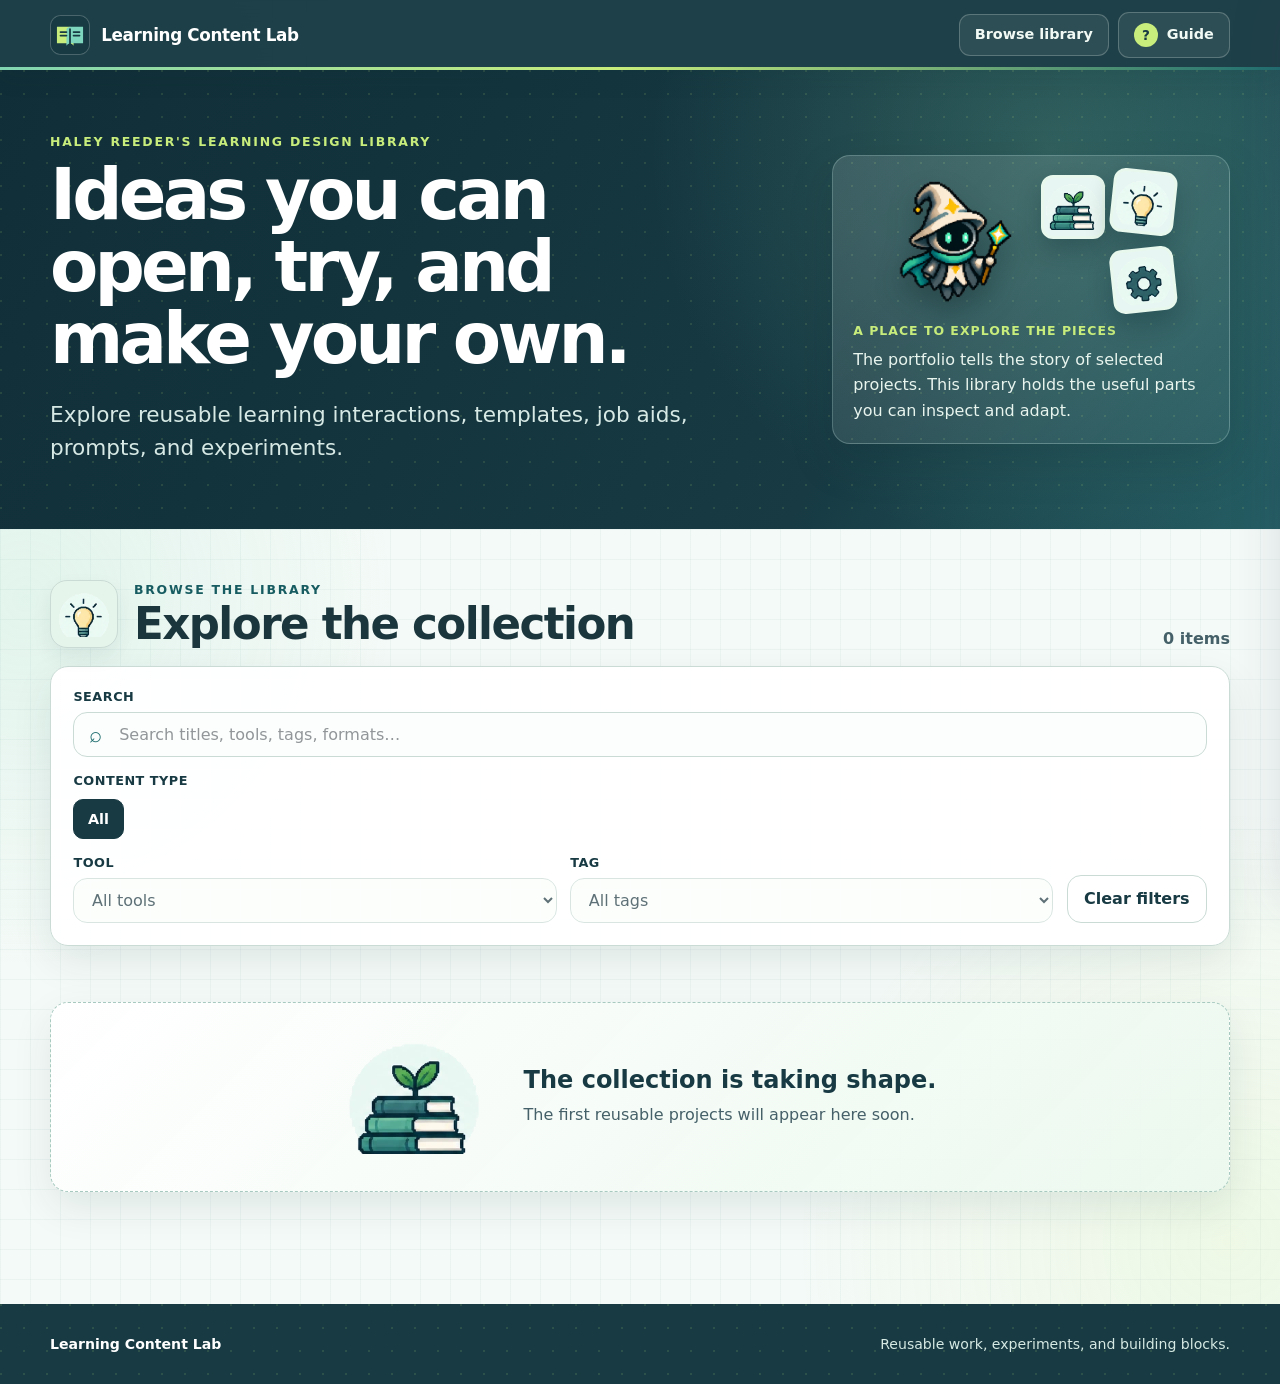
<file: index.html>
<!doctype html>
<html lang="en">
<head>
  <meta charset="utf-8">
  <meta name="viewport" content="width=device-width, initial-scale=1">
  <meta name="description" content="Browse reusable instructional-design templates, interactions, prompts, code, resources, and experiments.">
  <meta name="theme-color" content="#173a43">
  <title>Learning Content Lab</title>
  <link rel="canonical" href="https://reeder-design.github.io/id-content-library/">
  <meta property="og:type" content="website">
  <meta property="og:title" content="Learning Content Lab | Haley Reeder">
  <meta property="og:description" content="Reusable learning ideas you can open, try, and make your own.">
  <meta property="og:url" content="https://reeder-design.github.io/id-content-library/">
  <meta property="og:image" content="https://reeder-design.github.io/id-content-library/assets/site/social-preview.png">
  <meta property="og:image:alt" content="Learning Content Lab, a reusable learning design library by Haley Reeder">
  <meta name="twitter:card" content="summary_large_image">
  <link rel="icon" type="image/svg+xml" href="assets/site/favicon.svg">
  <link rel="stylesheet" href="css/styles.css">
  <link rel="stylesheet" href="css/item-pages.css">
  <link rel="stylesheet" href="css/card-thumbnails.css">
  <link rel="stylesheet" href="css/public-lab-theme.css">
  <link rel="stylesheet" href="css/studio-tokens.css">
  <link rel="stylesheet" href="css/studio-public.css">
</head>
<body>
  <header class="site-header">
    <div class="page-shell header-inner">
      <a class="brand" href="./" aria-label="Learning Content Lab home">
        <span class="brand-mark" aria-hidden="true"><img src="assets/site/favicon.svg" alt=""></span>
        <span>Learning Content Lab</span>
      </a>
      <nav class="public-header-actions" aria-label="Main navigation">
        <a class="public-nav-link" href="#library-heading">Browse library</a>
        <button class="public-guide-button" type="button" data-public-guide-open><span class="guide-icon" aria-hidden="true">?</span><span class="guide-label">Guide</span></button>
      </nav>
    </div>
  </header>

  <div class="public-guide-scrim" data-public-guide-scrim hidden></div>
  <aside class="public-guide-drawer" data-public-guide aria-hidden="true" aria-label="Learning Content Lab guide">
    <div class="public-guide-drawer-header">
      <div><p class="eyebrow">Visitor guide</p><h2>How to use the Lab</h2></div>
      <button class="public-guide-close" type="button" data-public-guide-close aria-label="Close guide">×</button>
    </div>
    <p class="public-guide-intro">The Learning Content Lab is a public library of reusable instructional-design work: templates, interactions, prompts, job aids, code, frameworks, experiments, and other building blocks.</p>

    <section class="public-guide-section">
      <h3>Finding something useful</h3>
      <ul class="public-guide-list">
        <li><span>1</span><div><strong>Search naturally.</strong> Try a topic, tool, format, skill, or interaction type.</div></li>
        <li><span>2</span><div><strong>Narrow it down.</strong> Filter by content type, tool, or tag when the library gets crowded.</div></li>
        <li><span>3</span><div><strong>Open an item.</strong> Each item page can include a live preview, usage notes, reusable source files, and downloads.</div></li>
      </ul>
    </section>

    <section class="public-guide-section">
      <h3>What the status means</h3>
      <div class="public-guide-legend">
        <div><strong>Stable</strong><span>Ready to reuse, adapt, or share.</span></div>
        <div><strong>Experimental</strong><span>Useful work that is still being tested or refined.</span></div>
        <div><strong>Archived</strong><span>Kept for reference, but not actively maintained or recommended.</span></div>
      </div>
    </section>

    <section class="public-guide-section">
      <h3>Lab vs. portfolio</h3>
      <p>The portfolio is the curated highlight reel. This Lab is the broader workbench: reusable pieces, experiments, templates, and practical building blocks that may never need a full case study.</p>
    </section>
  </aside>

  <main>
    <section class="hero">
      <div class="page-shell hero-grid">
        <div>
          <p class="eyebrow">Haley Reeder's learning design library</p>
          <h1>Ideas you can open, try, and make your own.</h1>
          <p class="lede">Explore reusable learning interactions, templates, job aids, prompts, and experiments.</p>
        </div>
        <aside class="hero-note" aria-label="About this library">
          <div class="hero-mascot-scene" aria-hidden="true">
            <img class="hero-mascot" src="assets/site/mascot-wave.png" alt="" width="627" height="627">
            <div class="hero-art"><img src="assets/site/illustrations/learning.webp" alt=""><img src="assets/site/illustrations/ideas.webp" alt=""><img src="assets/site/illustrations/tools.webp" alt=""></div>
          </div>
          <p class="hero-note-label">A place to explore the pieces</p>
          <p>The portfolio tells the story of selected projects. This library holds the useful parts you can inspect and adapt.</p>
        </aside>
      </div>
    </section>

    <section class="library-section" aria-labelledby="library-heading">
      <div class="page-shell">
        <div class="section-heading">
          <div class="section-title-group">
            <img class="section-accent" src="assets/site/illustrations/ideas.webp" alt="">
            <div>
            <p class="eyebrow">Browse the library</p>
            <h2 id="library-heading">Explore the collection</h2>
            </div>
          </div>
          <p id="results-count" class="results-count" aria-live="polite">Loading library…</p>
        </div>

        <div class="controls" aria-label="Library filters">
          <div class="search-field">
            <label for="library-search">Search</label>
            <div class="search-input-wrap">
              <span class="search-icon" aria-hidden="true">⌕</span>
              <input id="library-search" type="search" placeholder="Search titles, tools, tags, formats…" autocomplete="off">
            </div>
          </div>

          <div class="filter-group filter-group-wide">
            <span class="filter-label">Content type</span>
            <div id="content-type-filters" class="filter-pills" role="group" aria-label="Filter by content type">
              <button class="filter-pill is-active" type="button" data-value="all" aria-pressed="true">All</button>
            </div>
          </div>

          <div class="filter-row">
            <div class="select-field">
              <label for="tool-filter">Tool</label>
              <select id="tool-filter">
                <option value="all">All tools</option>
              </select>
            </div>
            <div class="select-field">
              <label for="tag-filter">Tag</label>
              <select id="tag-filter">
                <option value="all">All tags</option>
              </select>
            </div>
            <button id="clear-filters" class="clear-button" type="button">Clear filters</button>
          </div>
        </div>

        <div id="load-error" class="notice notice-error" hidden role="alert">
          <strong>The library could not be loaded.</strong>
          <span>Try refreshing the page. If the problem continues, the library data may need validation.</span>
        </div>

        <div id="library-grid" class="library-grid" aria-live="polite"></div>

        <div id="empty-state" class="empty-state" hidden>
          <img class="empty-illustration" src="assets/site/illustrations/learning.webp" alt="">
          <div><h3 id="empty-title">The collection is taking shape.</h3>
          <p id="empty-copy">The first reusable projects will appear here soon.</p></div>
        </div>

        <noscript>
          <div class="notice">JavaScript is required to browse and filter this library.</div>
        </noscript>
      </div>
    </section>
  </main>

  <footer class="site-footer">
    <div class="page-shell footer-inner">
      <p>Learning Content Lab</p>
      <p>Reusable work, experiments, and building blocks.</p>
    </div>
  </footer>

  <script src="js/library.js"></script>
  <script src="js/public-guide.js"></script>
</body>
</html>
</file>
<file: css/styles.css>
:root {
  --taupe: #4A4238;
  --charcoal: #4D5359;
  --pine-blue: #508484;
  --mint-leaf: #79C99E;
  --yellow-green: #97DB4F;
  --paper: #f8f8f6;
  --white: #ffffff;
  --soft: #eeefeb;
  --line: #d8d9d4;
  --muted: #72777c;
  --shadow: 0 14px 38px rgba(77, 83, 89, 0.08);
  --radius: 22px;
}

* {
  box-sizing: border-box;
}

html {
  scroll-behavior: smooth;
}

body {
  margin: 0;
  min-height: 100vh;
  font-family: Inter, ui-sans-serif, system-ui, -apple-system, BlinkMacSystemFont, "Segoe UI", sans-serif;
  color: var(--charcoal);
  background: var(--paper);
}

button,
input,
select {
  font: inherit;
}

button,
select {
  cursor: pointer;
}

button:focus-visible,
input:focus-visible,
select:focus-visible,
a:focus-visible {
  outline: 3px solid var(--yellow-green);
  outline-offset: 3px;
}

.page-shell {
  width: min(1180px, calc(100% - 2rem));
  margin: 0 auto;
}

.site-header {
  border-bottom: 1px solid rgba(77, 83, 89, 0.12);
  background: rgba(248, 248, 246, 0.94);
}

.header-inner,
.footer-inner {
  display: flex;
  align-items: center;
  justify-content: space-between;
  gap: 1rem;
}

.header-inner {
  min-height: 72px;
}

.brand {
  display: inline-flex;
  align-items: center;
  gap: 0.7rem;
  color: var(--taupe);
  font-weight: 800;
  text-decoration: none;
}

.brand-mark {
  display: grid;
  width: 34px;
  height: 34px;
  place-items: center;
  border-radius: 10px;
  background: var(--taupe);
  color: var(--yellow-green);
  font-weight: 900;
}

.header-note {
  color: var(--muted);
  font-size: 0.9rem;
}

.hero {
  padding: clamp(4rem, 8vw, 7rem) 0;
  background:
    radial-gradient(circle at 90% 10%, rgba(121, 201, 158, 0.24), transparent 32%),
    radial-gradient(circle at 10% 90%, rgba(80, 132, 132, 0.14), transparent 28%),
    var(--paper);
}

.hero-grid {
  display: grid;
  grid-template-columns: minmax(0, 1.55fr) minmax(280px, 0.75fr);
  gap: clamp(2rem, 6vw, 5rem);
  align-items: end;
}

.eyebrow {
  margin: 0 0 0.7rem;
  color: var(--pine-blue);
  font-size: 0.78rem;
  font-weight: 850;
  letter-spacing: 0.14em;
  text-transform: uppercase;
}

h1,
h2,
h3,
p {
  margin-top: 0;
}

h1 {
  max-width: 800px;
  margin-bottom: 1.4rem;
  color: var(--taupe);
  font-size: clamp(3rem, 7vw, 6.4rem);
  line-height: 0.92;
  letter-spacing: -0.055em;
}

h2 {
  margin-bottom: 0;
  color: var(--taupe);
  font-size: clamp(2rem, 4vw, 3.4rem);
  line-height: 1;
  letter-spacing: -0.035em;
}

.lede {
  max-width: 720px;
  margin-bottom: 0;
  color: var(--charcoal);
  font-size: clamp(1.08rem, 2vw, 1.35rem);
  line-height: 1.65;
}

.hero-note {
  padding: 1.5rem;
  border: 1px solid rgba(80, 132, 132, 0.22);
  border-radius: var(--radius);
  background: rgba(255, 255, 255, 0.7);
  box-shadow: var(--shadow);
}

.hero-note p:last-child {
  margin-bottom: 0;
  line-height: 1.6;
}

.hero-note-label {
  margin-bottom: 0.55rem;
  color: var(--pine-blue);
  font-size: 0.78rem;
  font-weight: 800;
  letter-spacing: 0.08em;
  text-transform: uppercase;
}

.library-section {
  padding: clamp(3.5rem, 7vw, 6rem) 0 7rem;
  border-top: 1px solid rgba(77, 83, 89, 0.08);
  background: var(--white);
}

.section-heading {
  display: flex;
  align-items: end;
  justify-content: space-between;
  gap: 2rem;
  margin-bottom: 2rem;
}

.results-count {
  margin: 0;
  color: var(--muted);
  font-weight: 700;
  white-space: nowrap;
}

.controls {
  display: grid;
  gap: 1.4rem;
  margin-bottom: 2rem;
  padding: clamp(1.15rem, 3vw, 1.7rem);
  border: 1px solid var(--line);
  border-radius: var(--radius);
  background: var(--paper);
}

.search-field,
.select-field {
  display: grid;
  gap: 0.5rem;
}

.search-field label,
.select-field label,
.filter-label {
  color: var(--taupe);
  font-size: 0.8rem;
  font-weight: 800;
  letter-spacing: 0.04em;
  text-transform: uppercase;
}

.search-input-wrap {
  position: relative;
}

.search-icon {
  position: absolute;
  top: 50%;
  left: 1rem;
  transform: translateY(-52%);
  color: var(--pine-blue);
  font-size: 1.4rem;
  pointer-events: none;
}

input[type="search"],
select {
  width: 100%;
  min-height: 48px;
  border: 1px solid var(--line);
  border-radius: 14px;
  color: var(--charcoal);
  background: var(--white);
}

input[type="search"] {
  padding: 0.75rem 1rem 0.75rem 2.8rem;
}

select {
  padding: 0.7rem 2.3rem 0.7rem 0.85rem;
}

input[type="search"]::placeholder {
  color: #929699;
}

.filter-group {
  display: grid;
  gap: 0.65rem;
}

.filter-pills {
  display: flex;
  flex-wrap: wrap;
  gap: 0.55rem;
}

.filter-pill {
  min-height: 38px;
  padding: 0.55rem 0.85rem;
  border: 1px solid var(--line);
  border-radius: 999px;
  color: var(--charcoal);
  background: var(--white);
  font-size: 0.9rem;
  font-weight: 700;
}

.filter-pill:hover {
  border-color: var(--pine-blue);
}

.filter-pill.is-active {
  border-color: var(--taupe);
  color: var(--white);
  background: var(--taupe);
}

.filter-row {
  display: grid;
  grid-template-columns: minmax(0, 1fr) minmax(0, 1fr) auto;
  gap: 0.85rem;
  align-items: end;
}

.clear-button {
  min-height: 48px;
  padding: 0.7rem 1rem;
  border: 1px solid var(--pine-blue);
  border-radius: 14px;
  color: var(--pine-blue);
  background: transparent;
  font-weight: 800;
}

.clear-button:hover {
  color: var(--white);
  background: var(--pine-blue);
}

.library-grid {
  display: grid;
  grid-template-columns: repeat(3, minmax(0, 1fr));
  gap: 1.2rem;
}

.library-card {
  display: flex;
  min-width: 0;
  min-height: 310px;
  flex-direction: column;
  padding: 1.45rem;
  border: 1px solid var(--line);
  border-radius: var(--radius);
  background: var(--white);
  box-shadow: 0 6px 20px rgba(77, 83, 89, 0.04);
}

.library-card:hover {
  transform: translateY(-2px);
  border-color: rgba(80, 132, 132, 0.55);
  box-shadow: var(--shadow);
}

.library-card.is-archived {
  opacity: 0.72;
  background: #f4f4f1;
}

.card-topline {
  display: flex;
  align-items: center;
  justify-content: space-between;
  gap: 0.75rem;
  margin-bottom: 1.25rem;
}

.card-type {
  color: var(--pine-blue);
  font-size: 0.76rem;
  font-weight: 850;
  letter-spacing: 0.07em;
  text-transform: uppercase;
}

.status-badge {
  flex: 0 0 auto;
  padding: 0.34rem 0.6rem;
  border-radius: 999px;
  color: var(--taupe);
  background: rgba(151, 219, 79, 0.28);
  font-size: 0.72rem;
  font-weight: 850;
  text-transform: capitalize;
}

.status-badge[data-status="experimental"] {
  background: rgba(121, 201, 158, 0.24);
}

.status-badge[data-status="archived"] {
  color: var(--muted);
  background: var(--soft);
}

.card-title {
  margin-bottom: 0.7rem;
  color: var(--taupe);
  font-size: 1.35rem;
  line-height: 1.15;
  letter-spacing: -0.02em;
}

.card-summary {
  margin-bottom: 1.2rem;
  color: var(--charcoal);
  line-height: 1.6;
}

.card-meta {
  display: grid;
  gap: 0.55rem;
  margin-top: auto;
  padding-top: 1rem;
  border-top: 1px solid var(--soft);
}

.meta-line {
  display: flex;
  flex-wrap: wrap;
  gap: 0.35rem 0.5rem;
  align-items: baseline;
  font-size: 0.84rem;
}

.meta-label {
  color: var(--muted);
  font-weight: 750;
}

.tag-list {
  display: flex;
  flex-wrap: wrap;
  gap: 0.4rem;
  margin-top: 0.9rem;
}

.tag-chip {
  padding: 0.3rem 0.5rem;
  border-radius: 8px;
  color: #405e5e;
  background: rgba(121, 201, 158, 0.17);
  font-size: 0.74rem;
  font-weight: 700;
}

.empty-state,
.notice {
  margin-top: 1.5rem;
  padding: clamp(2rem, 5vw, 4rem);
  border: 1px dashed var(--line);
  border-radius: var(--radius);
  text-align: center;
  background: var(--paper);
}

.empty-mark {
  display: inline-grid;
  width: 50px;
  height: 50px;
  margin-bottom: 1rem;
  place-items: center;
  border-radius: 16px;
  color: var(--taupe);
  background: rgba(151, 219, 79, 0.34);
  font-size: 1.5rem;
}

.empty-state h3 {
  margin-bottom: 0.5rem;
  color: var(--taupe);
  font-size: 1.5rem;
}

.empty-state p,
.notice span {
  margin-bottom: 0;
  color: var(--muted);
  line-height: 1.6;
}

.notice-error {
  border-style: solid;
  border-color: #d8aaaa;
  color: #7c3333;
  background: #fff6f6;
}

.notice-error strong,
.notice-error span {
  display: block;
}

.site-footer {
  padding: 2rem 0;
  border-top: 1px solid rgba(77, 83, 89, 0.12);
  background: var(--taupe);
  color: rgba(255, 255, 255, 0.82);
}

.footer-inner p {
  margin: 0;
  font-size: 0.88rem;
}

.footer-inner p:first-child {
  color: var(--white);
  font-weight: 800;
}

[hidden] {
  display: none !important;
}

@media (max-width: 900px) {
  .hero-grid {
    grid-template-columns: 1fr;
  }

  .hero-note {
    max-width: 620px;
  }

  .library-grid {
    grid-template-columns: repeat(2, minmax(0, 1fr));
  }
}

@media (max-width: 680px) {
  .page-shell {
    width: min(100% - 1.2rem, 1180px);
  }

  .header-note {
    display: none;
  }

  .hero {
    padding: 3.5rem 0;
  }

  h1 {
    font-size: clamp(2.8rem, 15vw, 4.4rem);
  }

  .section-heading,
  .footer-inner {
    align-items: flex-start;
    flex-direction: column;
  }

  .filter-row,
  .library-grid {
    grid-template-columns: 1fr;
  }

  .clear-button {
    width: 100%;
  }

  .library-card {
    min-height: 0;
  }
}

@media (prefers-reduced-motion: no-preference) {
  .library-card,
  .clear-button,
  .filter-pill {
    transition: transform 150ms ease, box-shadow 150ms ease, border-color 150ms ease, color 150ms ease, background-color 150ms ease;
  }
}
</file>
<file: css/item-pages.css>
@import url("public-lab-theme.css");

.card-actions {
  display: flex;
  margin-top: 1rem;
  padding-top: 0.25rem;
}

.card-action-link,
.button-link,
.header-back {
  display: inline-flex;
  align-items: center;
  justify-content: center;
  min-height: 42px;
  padding: 0.65rem 0.9rem;
  border: 1px solid var(--pine-blue);
  border-radius: 12px;
  color: var(--pine-blue);
  background: transparent;
  font-weight: 800;
  text-decoration: none;
}

.card-action-link:hover,
.button-link:hover,
.header-back:hover {
  color: var(--white);
  background: var(--pine-blue);
}

.card-action-link {
  width: 100%;
}

.header-back {
  min-height: 38px;
  font-size: 0.86rem;
}

.item-hero {
  padding: clamp(3.5rem, 7vw, 6.5rem) 0;
  background:
    radial-gradient(circle at 88% 10%, rgba(121, 201, 158, 0.24), transparent 30%),
    var(--paper);
}

.item-hero-grid,
.item-content-grid {
  display: grid;
  grid-template-columns: minmax(0, 1.6fr) minmax(280px, 0.7fr);
  gap: clamp(2rem, 6vw, 5rem);
}

.item-hero-grid {
  align-items: end;
}

.item-topline {
  display: flex;
  align-items: center;
  gap: 0.75rem;
  margin-bottom: 1rem;
}

.item-title {
  max-width: 900px;
  margin-bottom: 1.25rem;
  font-size: clamp(2.8rem, 6vw, 5.8rem);
}
.item-support-icon { display: block; width: 78px; height: 78px; object-fit: contain; margin-bottom: 1rem; padding: .5rem; border: 1px solid rgba(36,118,109,.2); border-radius: 17px; background: #e2f5e8; }
.connected-list { display: grid; gap: .55rem; margin: .6rem 0 0; padding: 0; list-style: none; }
.connected-list a { display: block; padding: .65rem .8rem; border: 1px solid var(--line); border-radius: 10px; color: var(--pine-blue); background: #f3faf6; font-weight: 750; text-decoration: none; overflow-wrap: anywhere; }
.connected-list a:hover { background: #e1f5e8; }

.item-summary {
  max-width: 760px;
  margin-bottom: 0;
  font-size: clamp(1.05rem, 2vw, 1.3rem);
  line-height: 1.65;
}

.item-actions {
  display: flex;
  flex-wrap: wrap;
  gap: 0.7rem;
  margin-top: 1.6rem;
}

.button-link-primary {
  border-color: var(--taupe);
  color: var(--white);
  background: var(--taupe);
}

.button-link-primary:hover {
  border-color: var(--pine-blue);
  background: var(--pine-blue);
}

.item-facts {
  display: grid;
  gap: 0;
  margin: 0;
  border: 1px solid var(--line);
  border-radius: var(--radius);
  overflow: hidden;
  background: rgba(255, 255, 255, 0.72);
  box-shadow: var(--shadow);
}

.item-facts div {
  padding: 1rem 1.15rem;
  border-bottom: 1px solid var(--line);
}

.item-facts div:last-child {
  border-bottom: 0;
}

.item-facts dt,
.section-kicker {
  margin-bottom: 0.35rem;
  color: var(--pine-blue);
  font-size: 0.75rem;
  font-weight: 850;
  letter-spacing: 0.08em;
  text-transform: uppercase;
}

.item-facts dd {
  margin: 0;
  color: var(--taupe);
  font-weight: 750;
  line-height: 1.5;
}

.item-content {
  padding: clamp(3rem, 6vw, 5rem) 0 6rem;
  border-top: 1px solid var(--line);
  background: var(--white);
}

.item-content-grid {
  align-items: start;
}

.item-section {
  margin-bottom: 2rem;
  padding: clamp(1.3rem, 3vw, 2rem);
  border: 1px solid var(--line);
  border-radius: var(--radius);
  background: var(--paper);
}

.item-section h2 {
  margin-bottom: 1.25rem;
  font-size: clamp(1.65rem, 3vw, 2.4rem);
}

.item-copy {
  margin-bottom: 0;
  line-height: 1.7;
}

.item-thumbnail {
  display: block;
  width: 100%;
  max-height: 520px;
  margin-bottom: 2rem;
  border: 1px solid var(--line);
  border-radius: var(--radius);
  object-fit: cover;
}

.preview-frame {
  overflow: hidden;
  min-height: 480px;
  border: 1px solid var(--line);
  border-radius: 16px;
  background: var(--white);
}

.preview-frame iframe {
  display: block;
  width: 100%;
  min-height: 620px;
  border: 0;
  background: var(--white);
}

.preview-placeholder {
  padding: clamp(2rem, 5vw, 4rem);
  border: 1px dashed var(--line);
  border-radius: 16px;
  text-align: center;
  background: var(--white);
}

.preview-placeholder p {
  margin: 0;
  color: var(--muted);
  line-height: 1.6;
}

.media-preview img,
.video-preview video {
  display: block;
  width: 100%;
  max-height: 680px;
  border: 1px solid var(--line);
  border-radius: 16px;
  background: var(--white);
  object-fit: contain;
}

.text-preview {
  overflow: hidden;
  border: 1px solid var(--line);
  border-radius: 16px;
  background: #282b2e;
}

.preview-file-label {
  padding: 0.7rem 1rem;
  border-bottom: 1px solid rgba(255, 255, 255, 0.1);
  color: rgba(255, 255, 255, 0.72);
  font-size: 0.8rem;
  font-weight: 750;
}

.text-preview pre {
  max-height: 620px;
  margin: 0;
  padding: 1.2rem;
  overflow: auto;
  color: #f5f5f2;
  font: 0.86rem/1.6 ui-monospace, SFMono-Regular, Menlo, Monaco, Consolas, monospace;
  white-space: pre-wrap;
  word-break: break-word;
}

.preview-note {
  margin: 0;
  padding: 0.7rem 1rem;
  color: rgba(255, 255, 255, 0.72);
  font-size: 0.8rem;
}

.item-sidebar {
  display: grid;
  gap: 1rem;
  position: sticky;
  top: 1.5rem;
}

.sidebar-card {
  padding: 1.25rem;
  border: 1px solid var(--line);
  border-radius: 18px;
  background: var(--paper);
}

.sidebar-card .tag-list {
  margin-top: 0.75rem;
}

.muted-copy {
  margin: 0;
  color: var(--muted);
  line-height: 1.6;
}

.muted-copy code {
  color: var(--taupe);
}

.file-list {
  display: grid;
  gap: 0.65rem;
  margin: 0;
  padding: 0;
  list-style: none;
}

.file-list li {
  display: flex;
  align-items: center;
  justify-content: space-between;
  gap: 1rem;
  padding: 0.8rem;
  border: 1px solid var(--line);
  border-radius: 12px;
  background: var(--white);
}

.file-list span {
  min-width: 0;
  overflow-wrap: anywhere;
}

@media (max-width: 900px) {
  .item-hero-grid,
  .item-content-grid {
    grid-template-columns: 1fr;
  }

  .item-sidebar {
    position: static;
  }
}

@media (max-width: 680px) {
  .header-back {
    padding-inline: 0.65rem;
  }

  .item-actions,
  .file-list li {
    align-items: stretch;
    flex-direction: column;
  }

  .button-link {
    width: 100%;
  }

  .preview-frame,
  .preview-frame iframe {
    min-height: 420px;
  }
}
</file>
<file: css/card-thumbnails.css>
.library-card { overflow: hidden; }
.card-thumbnail-link { display: block; overflow: hidden; margin: -1.45rem -1.45rem 1.2rem; aspect-ratio: 16 / 9; border-bottom: 1px solid var(--line); background: var(--soft); }
.card-thumbnail { display: block; width: 100%; height: 100%; object-fit: cover; transition: transform .22s ease; }
.card-thumbnail-link:hover .card-thumbnail { transform: scale(1.015); }
@media (prefers-reduced-motion: reduce) { .card-thumbnail { transition: none; } }
</file>
<file: css/public-lab-theme.css>
:root {
  --ink: #3f4148;
  --ink-soft: #5d6068;
  --violet: #7561d8;
  --violet-deep: #5d49bf;
  --lavender: #ded4ff;
  --lavender-soft: #f1edff;
  --mint: #c9f5d5;
  --mint-strong: #8de0aa;
  --lime: #e2f7b5;
  --aqua: #c8f2ed;
  --paper: #fbfaff;
  --white: #ffffff;
  --soft: #f3f1f8;
  --line: #dfdbea;
  --muted: #74727e;
  --shadow: 0 18px 48px rgba(73, 59, 118, 0.10);
  --radius: 22px;
  --taupe: var(--ink);
  --charcoal: var(--ink);
  --pine-blue: var(--violet);
  --mint-leaf: var(--mint-strong);
  --yellow-green: var(--lime);
}

html { background: var(--paper); }
body {
  color: var(--ink);
  background:
    radial-gradient(circle at 8% 7%, rgba(201,245,213,.74), transparent 25rem),
    radial-gradient(circle at 91% 12%, rgba(222,212,255,.78), transparent 28rem),
    radial-gradient(circle at 70% 82%, rgba(200,242,237,.48), transparent 30rem),
    linear-gradient(180deg, #fdfcff 0%, #f8fbf8 100%);
  background-attachment: fixed;
}
body.public-guide-open { overflow: hidden; }

button:focus-visible,
input:focus-visible,
select:focus-visible,
a:focus-visible,
summary:focus-visible {
  outline: 3px solid rgba(117,97,216,.24);
  outline-offset: 3px;
}

.site-header {
  position: sticky;
  top: 0;
  z-index: 30;
  border-bottom: 1px solid rgba(223,219,234,.88);
  background: rgba(253,252,255,.88);
  backdrop-filter: blur(18px);
}
.header-inner { min-height: 74px; }
.brand { color: var(--ink); font-weight: 860; }
.brand-mark {
  width: 38px;
  height: 38px;
  border: 1px solid rgba(117,97,216,.18);
  border-radius: 13px;
  color: var(--violet-deep);
  background: linear-gradient(135deg, var(--mint), var(--lavender));
  box-shadow: 0 9px 24px rgba(117,97,216,.16);
}
.public-header-actions {
  display: flex;
  align-items: center;
  gap: .75rem;
}
.header-note { color: var(--muted); }
.public-guide-button,
.header-back {
  display: inline-flex;
  align-items: center;
  justify-content: center;
  gap: .48rem;
  min-height: 42px;
  padding: .65rem 1rem;
  border: 1px solid rgba(117,97,216,.28);
  border-radius: 12px;
  color: var(--violet-deep);
  background: rgba(255,255,255,.76);
  font-weight: 800;
  line-height: 1.1;
  text-decoration: none;
  white-space: nowrap;
}
.public-guide-button {
  min-width: 104px;
  flex: 0 0 auto;
}
.public-guide-button:hover,
.header-back:hover {
  color: var(--violet-deep);
  background: var(--lavender-soft);
}
.public-guide-button span {
  display: grid;
  place-items: center;
  flex: 0 0 auto;
  width: 22px;
  height: 22px;
  border-radius: 50%;
  background: var(--lavender-soft);
  font-size: .78rem;
}

.hero,
.item-hero {
  position: relative;
  overflow: hidden;
  background: transparent;
}
.hero::after,
.item-hero::after {
  content: "✦   ◌   ·";
  position: absolute;
  right: 6%;
  top: 16%;
  color: rgba(117,97,216,.22);
  font-size: clamp(1.2rem, 3vw, 2rem);
  letter-spacing: .55rem;
  pointer-events: none;
}
.hero-grid,
.item-hero-grid { position: relative; z-index: 1; }
.eyebrow,
.card-type,
.hero-note-label,
.item-facts dt,
.section-kicker { color: var(--violet-deep); }
h1,
h2,
h3,
.card-title,
.item-facts dd { color: var(--ink); }
.lede,
.item-summary { color: var(--ink-soft); }
.hero-note,
.item-facts {
  border-color: rgba(117,97,216,.18);
  background: linear-gradient(135deg, rgba(255,255,255,.82), rgba(241,237,255,.66));
  box-shadow: var(--shadow);
}
.hero-note { position: relative; overflow: hidden; }
.hero-note::before {
  content: "✧";
  position: absolute;
  right: 1rem;
  top: .75rem;
  color: rgba(117,97,216,.28);
  font-size: 1.3rem;
}

.library-section,
.item-content {
  border-top: 1px solid rgba(223,219,234,.78);
  background: rgba(255,255,255,.48);
}
.controls,
.item-section,
.sidebar-card {
  border-color: rgba(223,219,234,.92);
  background: rgba(255,255,255,.80);
  box-shadow: 0 12px 34px rgba(73,59,118,.06);
}
input[type="search"],
select {
  border-color: var(--line);
  color: var(--ink);
  background: rgba(255,255,255,.92);
}
input[type="search"]:focus,
select:focus { border-color: var(--violet); }
.search-icon { color: var(--violet-deep); }

.filter-pill {
  border-color: var(--line);
  color: var(--ink-soft);
  background: rgba(255,255,255,.86);
}
.filter-pill:hover { border-color: rgba(117,97,216,.45); }
.filter-pill.is-active {
  border-color: var(--violet-deep);
  color: white;
  background: linear-gradient(135deg, var(--violet-deep), var(--violet));
  box-shadow: 0 8px 18px rgba(117,97,216,.18);
}
.clear-button {
  border-color: rgba(117,97,216,.36);
  color: var(--violet-deep);
  background: rgba(255,255,255,.66);
}
.clear-button:hover {
  color: var(--violet-deep);
  background: var(--lavender-soft);
}

.library-card {
  border-color: rgba(223,219,234,.92);
  background: rgba(255,255,255,.90);
  box-shadow: 0 10px 28px rgba(73,59,118,.06);
}
.library-card:hover {
  border-color: rgba(117,97,216,.36);
  box-shadow: var(--shadow);
}
.library-card.is-archived { background: rgba(244,243,247,.88); }
.status-badge { color: var(--ink); background: var(--mint); }
.status-badge[data-status="experimental"] { background: var(--lime); }
.status-badge[data-status="archived"] { color: var(--muted); background: var(--soft); }
.card-summary { color: var(--ink-soft); }
.card-meta { border-color: rgba(223,219,234,.72); }
.tag-chip {
  color: var(--violet-deep);
  background: linear-gradient(135deg, rgba(201,245,213,.64), rgba(222,212,255,.58));
}
.card-action-link,
.button-link {
  border-color: rgba(117,97,216,.38);
  color: var(--violet-deep);
  background: rgba(255,255,255,.72);
}
.card-action-link:hover,
.button-link:hover {
  color: var(--violet-deep);
  background: var(--lavender-soft);
}
.button-link-primary {
  border-color: var(--violet-deep);
  color: white;
  background: linear-gradient(135deg, var(--violet-deep), var(--violet));
  box-shadow: 0 9px 22px rgba(117,97,216,.20);
}
.button-link-primary:hover {
  border-color: var(--violet-deep);
  color: white;
  background: linear-gradient(135deg, var(--violet-deep), var(--violet));
  box-shadow: 0 12px 26px rgba(117,97,216,.24);
}

.empty-state,
.notice,
.preview-placeholder {
  border-color: var(--line);
  background: rgba(255,255,255,.78);
}
.empty-mark {
  color: var(--violet-deep);
  background: linear-gradient(135deg, var(--mint), var(--lavender));
}
.preview-frame,
.media-preview img,
.video-preview video,
.item-thumbnail,
.file-list li { border-color: var(--line); }
.file-list li { background: rgba(255,255,255,.88); }
.text-preview { border-color: rgba(117,97,216,.26); }

.site-footer {
  border-top: 1px solid rgba(117,97,216,.14);
  color: var(--ink-soft);
  background: linear-gradient(135deg, rgba(201,245,213,.72), rgba(222,212,255,.76));
}
.footer-inner p:first-child { color: var(--ink); }

.public-guide-scrim {
  position: fixed;
  inset: 0;
  z-index: 60;
  background: rgba(48,43,68,.22);
  backdrop-filter: blur(2px);
}
.public-guide-drawer {
  position: fixed;
  z-index: 70;
  top: 0;
  right: 0;
  width: min(440px, 100%);
  height: 100dvh;
  padding: 1.4rem;
  overflow-y: auto;
  border-left: 1px solid var(--line);
  background:
    radial-gradient(circle at 85% 8%, rgba(222,212,255,.72), transparent 15rem),
    radial-gradient(circle at 10% 92%, rgba(201,245,213,.62), transparent 16rem),
    #fdfcff;
  box-shadow: -18px 0 52px rgba(59,48,96,.16);
  transform: translateX(105%);
  transition: transform .22s ease;
}
.public-guide-drawer.is-open { transform: translateX(0); }
.public-guide-drawer-header {
  display: flex;
  align-items: flex-start;
  justify-content: space-between;
  gap: 1rem;
  padding-bottom: 1rem;
  border-bottom: 1px solid var(--line);
}
.public-guide-drawer h2 { margin: .2rem 0 0; font-size: 2rem; }
.public-guide-close {
  display: grid;
  place-items: center;
  flex: 0 0 auto;
  width: 40px;
  height: 40px;
  border: 1px solid var(--line);
  border-radius: 50%;
  color: var(--violet-deep);
  background: rgba(255,255,255,.84);
  font-size: 1.35rem;
  cursor: pointer;
}
.public-guide-intro {
  margin: 1.2rem 0;
  color: var(--ink-soft);
  line-height: 1.65;
}
.public-guide-section {
  margin-top: 1rem;
  padding: 1rem;
  border: 1px solid rgba(223,219,234,.92);
  border-radius: 16px;
  background: rgba(255,255,255,.78);
}
.public-guide-section h3 { margin: 0 0 .5rem; font-size: 1rem; }
.public-guide-section p { margin: 0; color: var(--ink-soft); line-height: 1.6; }
.public-guide-list {
  display: grid;
  gap: .7rem;
  margin: .7rem 0 0;
  padding: 0;
  list-style: none;
}
.public-guide-list li {
  display: grid;
  grid-template-columns: 28px 1fr;
  gap: .65rem;
  align-items: start;
  color: var(--ink-soft);
  line-height: 1.5;
}
.public-guide-list li > span {
  display: grid;
  place-items: center;
  width: 28px;
  height: 28px;
  border-radius: 50%;
  color: var(--violet-deep);
  background: var(--lavender-soft);
  font-size: .78rem;
  font-weight: 850;
}
.public-guide-legend {
  display: grid;
  gap: .55rem;
  margin-top: .65rem;
}
.public-guide-legend div {
  display: grid;
  grid-template-columns: 92px 1fr;
  gap: .6rem;
  align-items: baseline;
  color: var(--ink-soft);
  font-size: .9rem;
}
.public-guide-legend strong { color: var(--ink); }

@media (max-width: 680px) {
  .public-header-actions { margin-left: auto; }
  .header-note { display: none; }
  .public-guide-button {
    width: 42px;
    min-width: 42px;
    padding: 0;
  }
  .public-guide-button .guide-label { display: none; }
  .public-guide-drawer { width: 100%; }
  .hero::after,
  .item-hero::after { right: 2%; top: 8%; opacity: .7; }
}

@media (prefers-reduced-motion: reduce) {
  .public-guide-drawer { transition: none; }
}
</file>
<file: css/studio-tokens.css>
/* One visual foundation for the public Lab and local Manager. */
:root {
  --studio-deep: #173a43;
  --studio-deeper: #102e37;
  --studio-teal: #206e70;
  --studio-teal-hover: #15585c;
  --studio-mint: #81d5b1;
  --studio-lime: #c8ed7c;
  --studio-paper: #f4faf7;
  --studio-line: #cadbd5;
  --ink: #1b363d;
  --ink-soft: #456068;
  --violet: var(--studio-teal);
  --violet-deep: #175c61;
  --lavender: #c5e7e0;
  --lavender-soft: #e9f5f0;
  --mint: #d7f2e3;
  --mint-strong: var(--studio-mint);
  --lime: var(--studio-lime);
  --aqua: #bde4e0;
  --paper: var(--studio-paper);
  --soft: #eaf3ee;
  --line: var(--studio-line);
  --muted: #536b70;
  --radius: 17px;
  --shadow: 0 15px 40px rgba(16, 46, 55, .09);
  --taupe: var(--ink);
  --charcoal: var(--ink);
  --pine-blue: var(--studio-teal);
  --mint-leaf: var(--studio-mint);
  --yellow-green: var(--studio-lime);
}
html { color-scheme: light; }
body { font-family: "Avenir Next", Avenir, Inter, ui-sans-serif, system-ui, sans-serif; }
button, input, select, textarea { font: inherit; }
button:focus-visible, input:focus-visible, select:focus-visible,
textarea:focus-visible, a:focus-visible, summary:focus-visible {
  outline: 3px solid var(--studio-lime);
  outline-offset: 3px;
}
::selection { color: var(--studio-deeper); background: var(--studio-lime); }
</file>
<file: css/studio-public.css>
/* Public catalog expression of the shared studio theme. */
body { color: var(--ink); background: var(--studio-paper); }
.site-header { border-bottom: 1px solid rgba(200, 237, 124, .24); background: rgba(23, 58, 67, .97); box-shadow: 0 8px 25px rgba(16, 46, 55, .08); }
.header-inner { min-height: 70px; }
.brand { color: #fff; letter-spacing: -.02em; }
.brand:hover { color: var(--studio-lime); }
.brand-mark { width: 40px; height: 40px; overflow: hidden; border: 1px solid rgba(255,255,255,.22); border-radius: 11px; background: var(--studio-deep); box-shadow: none; }
.brand-mark img { width: 100%; height: 100%; display: block; }
.header-note { color: #d1e8df; font-size: .87rem; font-weight: 700; letter-spacing: .04em; }
.public-guide-button, .header-back { border-color: rgba(255,255,255,.27); color: #fff; background: rgba(255,255,255,.09); }
.public-guide-button:hover, .header-back:hover { color: var(--studio-deep); background: var(--studio-lime); }
.public-guide-button span { color: var(--studio-deep); background: var(--studio-lime); }

.hero, .item-hero { padding: clamp(2.5rem, 5vw, 4rem) 0; background: radial-gradient(circle at 90% 8%, rgba(129,213,177,.18), transparent 23rem), linear-gradient(125deg, var(--studio-deeper), var(--studio-deep) 70%, #235963); }
.hero::after, .item-hero::after { display: none; }
.hero-grid { grid-template-columns: minmax(0, 1.3fr) minmax(280px, .72fr); gap: clamp(1.5rem, 5vw, 5rem); align-items: center; }
.hero .eyebrow, .item-hero .card-type { color: var(--studio-lime); }
.hero h1, .item-hero h1 { max-width: 790px; color: #fff; font-size: clamp(2.8rem, 5.5vw, 5.5rem); line-height: 1.02; letter-spacing: -.055em; }
.hero .lede, .item-summary { max-width: 640px; color: #d7e9e5; line-height: 1.55; }
.hero-note { padding: 1.25rem; border: 1px solid rgba(197,231,224,.28); border-radius: 18px; color: #e8f4ee; background: rgba(255,255,255,.08); box-shadow: 0 18px 45px rgba(7,29,34,.15); }
.hero-note::before { display: none; }
.hero-note-label { color: var(--studio-lime); }
.hero-art { display: flex; align-items: center; gap: .7rem; margin-bottom: .85rem; }
.hero-art img { width: 59px; height: 59px; object-fit: contain; border-radius: 12px; background: #e7f6f2; }
.hero-art img:nth-child(2) { transform: rotate(5deg); }
.hero-art img:nth-child(3) { transform: rotate(-4deg); }

.library-section, .item-content { padding-top: clamp(2.2rem, 4vw, 3.5rem); border: 0; background: var(--studio-paper); }
.section-heading { margin-bottom: 1.1rem; }
.section-heading .eyebrow { margin-bottom: .4rem; }
.section-heading h2 { color: var(--ink); font-size: clamp(1.8rem, 3.4vw, 2.8rem); }
.results-count { color: var(--ink-soft); }
.controls, .item-section, .sidebar-card, .item-facts { border: 1px solid var(--studio-line); border-radius: 18px; background: #fff; box-shadow: var(--shadow); }
.controls { gap: 1rem; padding: clamp(1rem, 2.5vw, 1.4rem); }
.controls label, .filter-label { color: var(--studio-deep); }
input[type="search"], select { min-height: 44px; border-color: var(--studio-line); background: #fbfefc; }
input[type="search"]:focus, select:focus { border-color: var(--studio-teal); }
.search-icon { color: var(--studio-teal); }
.filter-pill { min-height: 40px; border-radius: 10px; color: var(--studio-deep); background: #f6fbf8; }
.filter-pill:hover { border-color: var(--studio-teal); }
.filter-pill.is-active { border-color: var(--studio-deep); color: #fff; background: var(--studio-deep); box-shadow: none; }
.clear-button, .card-action-link, .button-link { border-color: var(--studio-line); color: var(--studio-deep); background: #fff; }
.clear-button:hover, .card-action-link:hover, .button-link:hover { color: var(--studio-deep); background: #e9f5f0; }
.library-grid { gap: 1.1rem; }
.library-card { border: 1px solid var(--studio-line); border-radius: 17px; background: #fff; box-shadow: 0 8px 24px rgba(16,46,55,.05); }
.library-card:hover { border-color: var(--studio-teal); box-shadow: var(--shadow); }
.library-card.is-archived { background: #f0f4f2; }
.card-thumbnail-link { position: relative; }
.card-support-icon { position: absolute; right: .8rem; bottom: .8rem; display: grid; place-items: center; width: 54px; height: 54px; padding: .3rem; border: 2px solid #fff; border-radius: 13px; background: #dff3e0; box-shadow: 0 6px 18px rgba(16,46,55,.24); }
.card-support-icon img { width: 100%; height: 100%; object-fit: contain; }
.card-connected-links { display: flex; flex-wrap: wrap; gap: .4rem; margin: .25rem 0 .8rem; }
.card-connected-link { padding: .3rem .55rem; border: 1px solid var(--studio-line); border-radius: 8px; color: var(--studio-teal-hover); background: #f2faf5; font-size: .73rem; font-weight: 750; text-decoration: none; }
.card-connected-link:hover { background: #dff3e0; }
.card-type, .section-kicker, .item-facts dt { color: var(--studio-teal-hover); }
.card-title, .item-facts dd { color: var(--ink); }
.card-summary { color: var(--ink-soft); }
.card-meta { border-color: var(--studio-line); }
.tag-chip { color: var(--studio-deep); background: #e3f3e9; }
.button-link-primary { border-color: var(--studio-deep); color: #fff; background: var(--studio-deep); box-shadow: none; }
.button-link-primary:hover { border-color: var(--studio-teal-hover); color: #fff; background: var(--studio-teal-hover); box-shadow: none; }
.status-badge { color: var(--studio-deep); background: var(--mint); }
.status-badge[data-status="experimental"] { background: var(--studio-lime); }
.empty-state { display: flex; align-items: center; justify-content: center; gap: clamp(1rem, 4vw, 2.5rem); min-height: 190px; padding: 1.8rem; border: 1px dashed #a7c9c0; border-radius: 18px; text-align: left; background: #fff; }
.empty-illustration { width: clamp(90px, 13vw, 140px); height: auto; flex: 0 0 auto; }
.empty-state h3 { color: var(--studio-deep); }
.empty-state p { color: var(--ink-soft); }
.notice, .preview-placeholder { border-color: var(--studio-line); background: #fff; }
.item-facts { color: var(--ink); }
.site-footer { border-top: 0; color: #d6e9e3; background: var(--studio-deep); }
.footer-inner p:first-child { color: #fff; }
.public-guide-drawer { border-color: var(--studio-line); background: var(--studio-paper); }
.public-guide-section { border-color: var(--studio-line); background: #fff; }
.public-guide-close { color: var(--studio-deep); }

@media (max-width: 900px) { .hero-grid { grid-template-columns: 1fr; } .hero-note { max-width: 650px; } }
@media (max-width: 680px) {
  .hero { padding: 2.35rem 0; }
  .hero h1 { font-size: clamp(2.5rem, 11vw, 4rem); }
  .empty-state { flex-direction: column; text-align: center; }
  .empty-illustration { width: 104px; }
  .header-inner { min-height: 64px; }
}

/* A patterned field keeps the catalog lively while white controls stay clear. */
body {
  background-color: var(--studio-paper);
  background-image:
    radial-gradient(circle at 8% 12%, rgba(129,213,177,.24), transparent 26rem),
    radial-gradient(circle at 94% 78%, rgba(200,237,124,.18), transparent 30rem),
    linear-gradient(rgba(32,110,112,.055) 1px, transparent 1px),
    linear-gradient(90deg, rgba(32,110,112,.055) 1px, transparent 1px);
  background-size: auto, auto, 34px 34px, 34px 34px;
  background-attachment: fixed;
}
.site-header { border-bottom: 0; }
.site-header::after {
  content: "";
  position: absolute;
  inset: auto 0 0;
  height: 3px;
  background: linear-gradient(90deg, var(--studio-mint), var(--studio-lime) 48%, var(--studio-teal));
}
.header-inner { gap: 1.5rem; }
.site-header .brand { font-size: 1.05rem; font-weight: 760; white-space: nowrap; }
.public-header-actions { gap: .55rem; margin-left: auto; }
.public-nav-link, .public-guide-button, .header-back {
  display: inline-flex;
  align-items: center;
  justify-content: center;
  min-height: 42px;
  padding: .62rem .95rem;
  border: 1px solid rgba(232,247,238,.24);
  border-radius: 11px;
  color: #f2faf5;
  background: rgba(255,255,255,.07);
  font-size: .9rem;
  font-weight: 720;
  line-height: 1.2;
  text-decoration: none;
  white-space: nowrap;
}
.public-nav-link:hover, .public-guide-button:hover, .header-back:hover {
  border-color: var(--studio-lime);
  color: var(--studio-deep);
  background: var(--studio-lime);
}
.public-guide-button { min-width: 0; gap: .55rem; cursor: pointer; }
.public-guide-button .guide-icon {
  display: grid;
  place-items: center;
  flex: 0 0 24px;
  width: 24px;
  height: 24px;
  border-radius: 50%;
  color: var(--studio-deep);
  background: var(--studio-lime);
  font-size: .85rem;
  font-weight: 850;
}
.public-guide-button .guide-label {
  display: inline;
  flex: 0 1 auto;
  width: auto;
  height: auto;
  border-radius: 0;
  color: inherit;
  background: transparent;
  font-size: inherit;
  white-space: nowrap;
}
.hero, .item-hero {
  background-color: var(--studio-deep);
  background-image:
    radial-gradient(circle at 1px 1px, rgba(200,237,124,.12) 1px, transparent 0),
    radial-gradient(circle at 82% 18%, rgba(129,213,177,.23), transparent 25rem),
    linear-gradient(120deg, var(--studio-deeper), var(--studio-deep) 68%, #255e64);
  background-size: 23px 23px, auto, auto;
}
.hero-note { background: linear-gradient(135deg, rgba(255,255,255,.13), rgba(255,255,255,.045)); }
.hero-art { gap: .3rem; padding: .2rem 0 .65rem; }
.hero-art img { width: clamp(64px, 6vw, 86px); height: clamp(64px, 6vw, 86px); border: 3px solid #e8f8ed; box-shadow: 0 12px 24px rgba(6,31,37,.24); }
.hero-art img:nth-child(2) { transform: rotate(6deg) translateY(-5px); }
.hero-art img:nth-child(3) { transform: rotate(-6deg) translateY(3px); }
.hero-mascot-scene { display: flex; align-items: center; justify-content: center; gap: clamp(.4rem, 1vw, 1rem); margin: -.25rem 0 .65rem; }
.hero-mascot-scene .hero-mascot { display: block; flex: 0 0 auto; width: clamp(110px, 11vw, 158px); height: auto; border: 0; border-radius: 0; background: transparent; box-shadow: none; filter: drop-shadow(0 14px 13px rgba(2, 25, 29, .3)); }
.hero-mascot-scene .hero-art { display: grid; grid-template-columns: repeat(2, minmax(0, 1fr)); gap: .4rem; margin: 0; padding: 0; }
.hero-mascot-scene .hero-art img { width: clamp(48px, 5vw, 64px); height: clamp(48px, 5vw, 64px); }
.hero-mascot-scene .hero-art img:last-child { grid-column: 2; }
.library-section, .item-content {
  background-color: var(--studio-paper);
  background-image:
    radial-gradient(circle at 2% 9%, rgba(129,213,177,.16), transparent 23rem),
    radial-gradient(circle at 96% 92%, rgba(200,237,124,.14), transparent 27rem),
    linear-gradient(rgba(32,110,112,.045) 1px, transparent 1px),
    linear-gradient(90deg, rgba(32,110,112,.045) 1px, transparent 1px);
  background-size: auto, auto, 30px 30px, 30px 30px;
}
.section-title-group { display: flex; align-items: center; gap: 1rem; }
.section-accent { width: 68px; height: 68px; object-fit: contain; flex: 0 0 auto; padding: .35rem; border: 1px solid var(--studio-line); border-radius: 17px; background: #e6f5ec; box-shadow: 0 9px 20px rgba(16,46,55,.07); }
.controls, .library-card, .item-section, .sidebar-card { background: rgba(255,255,255,.97); }
.empty-state { background: linear-gradient(135deg, rgba(255,255,255,.98), rgba(235,248,238,.95)); box-shadow: var(--shadow); }
.site-footer { background-image: radial-gradient(circle at 1px 1px, rgba(200,237,124,.12) 1px, transparent 0); background-size: 23px 23px; }

@media (max-width: 680px) {
  .site-header .brand { min-width: 0; font-size: .9rem; white-space: normal; line-height: 1.1; }
  .public-header-actions { gap: .35rem; }
  .public-nav-link { padding: .58rem .65rem; font-size: .82rem; }
  .public-guide-button { width: 42px; min-width: 42px; padding: 0; }
  .public-guide-button .guide-label { display: none; }
  .section-accent { width: 54px; height: 54px; }
}
@media (max-width: 420px) {
  .site-header .brand span:last-child { max-width: 112px; }
  .public-nav-link { font-size: .76rem; }
}
</file>
